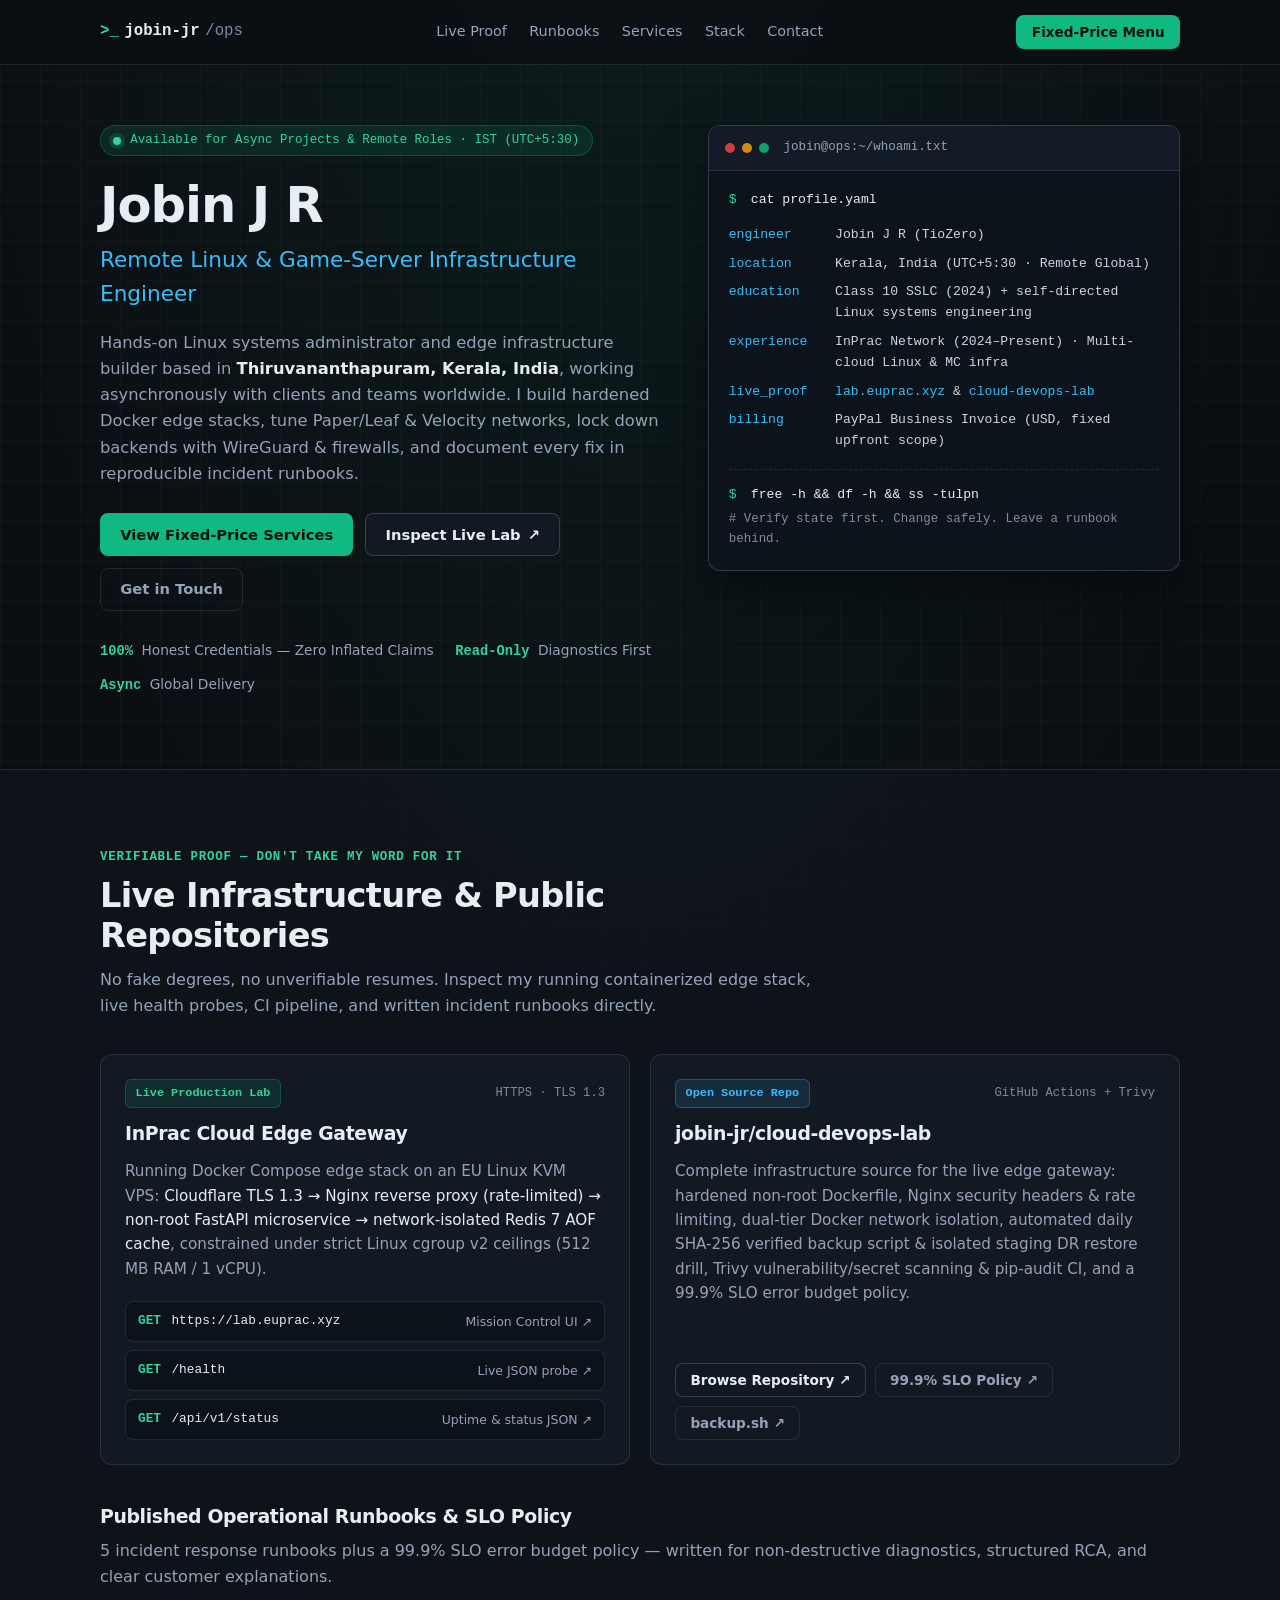
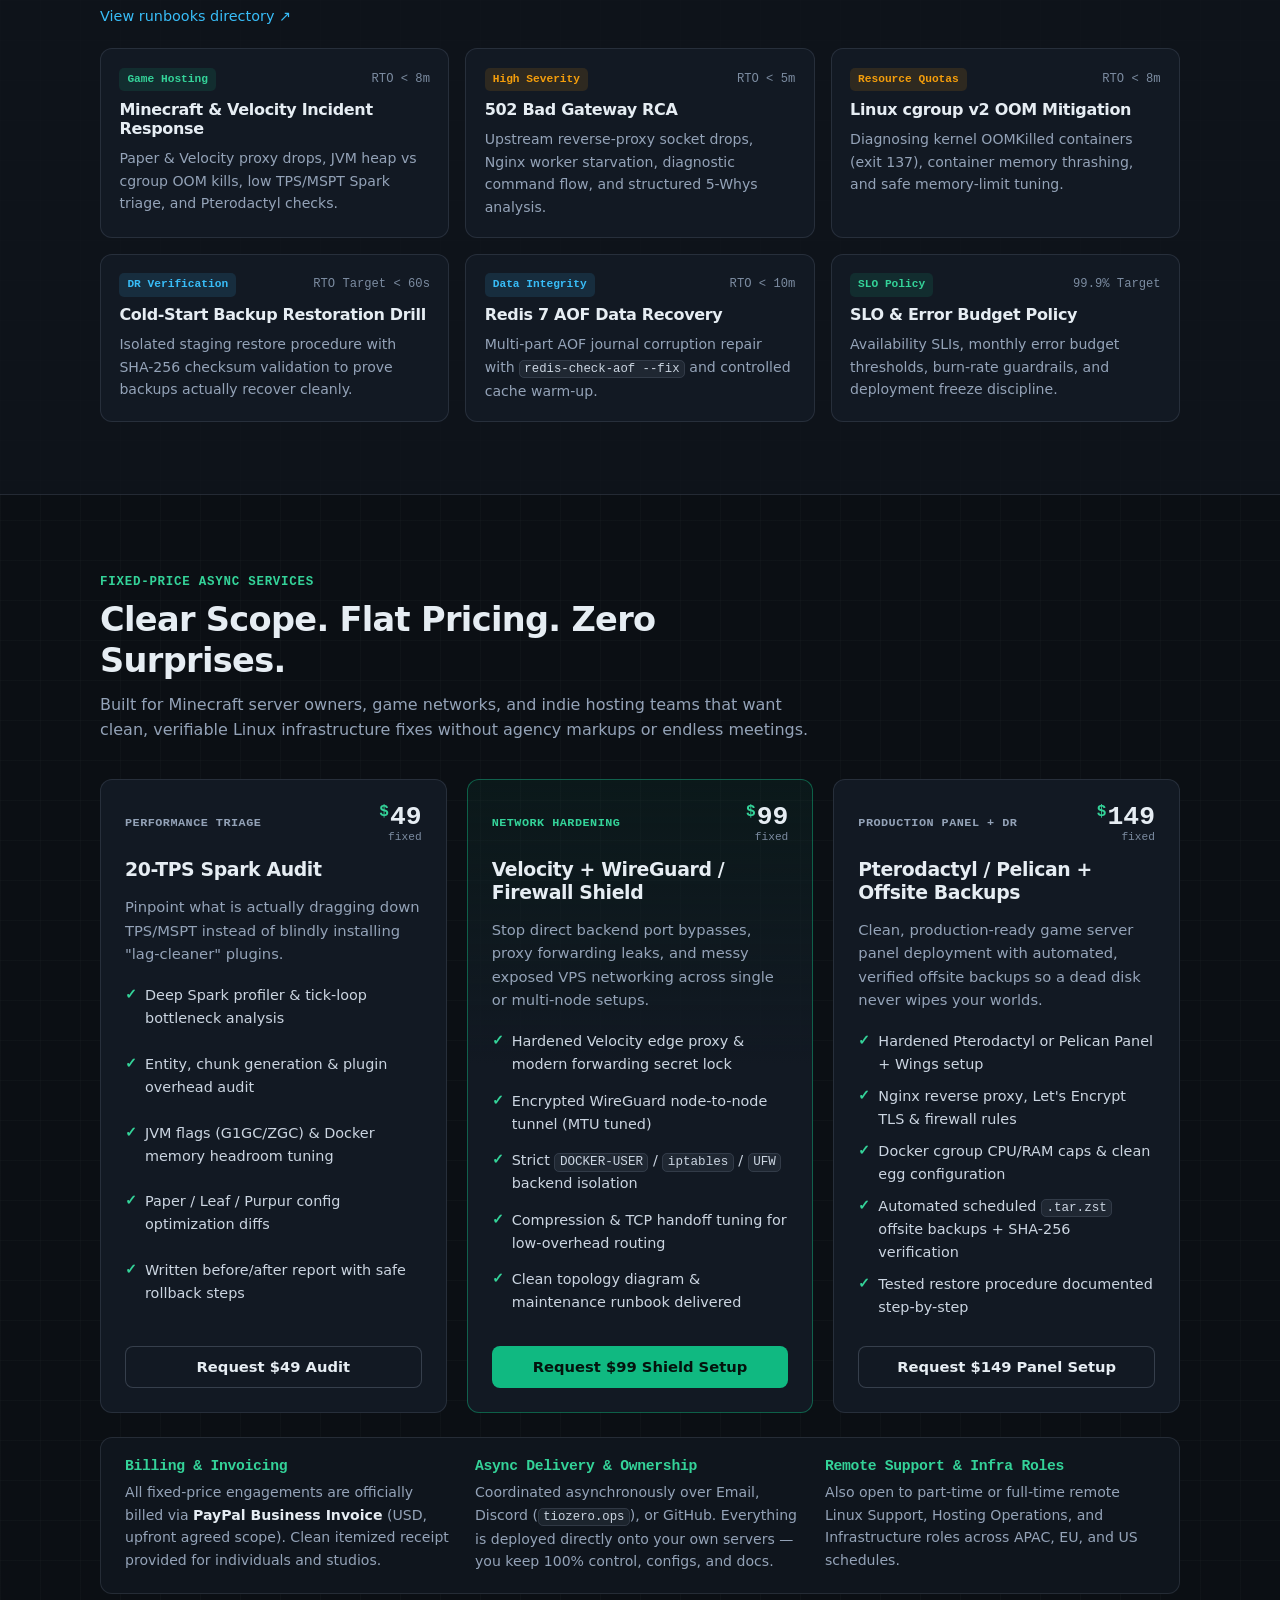
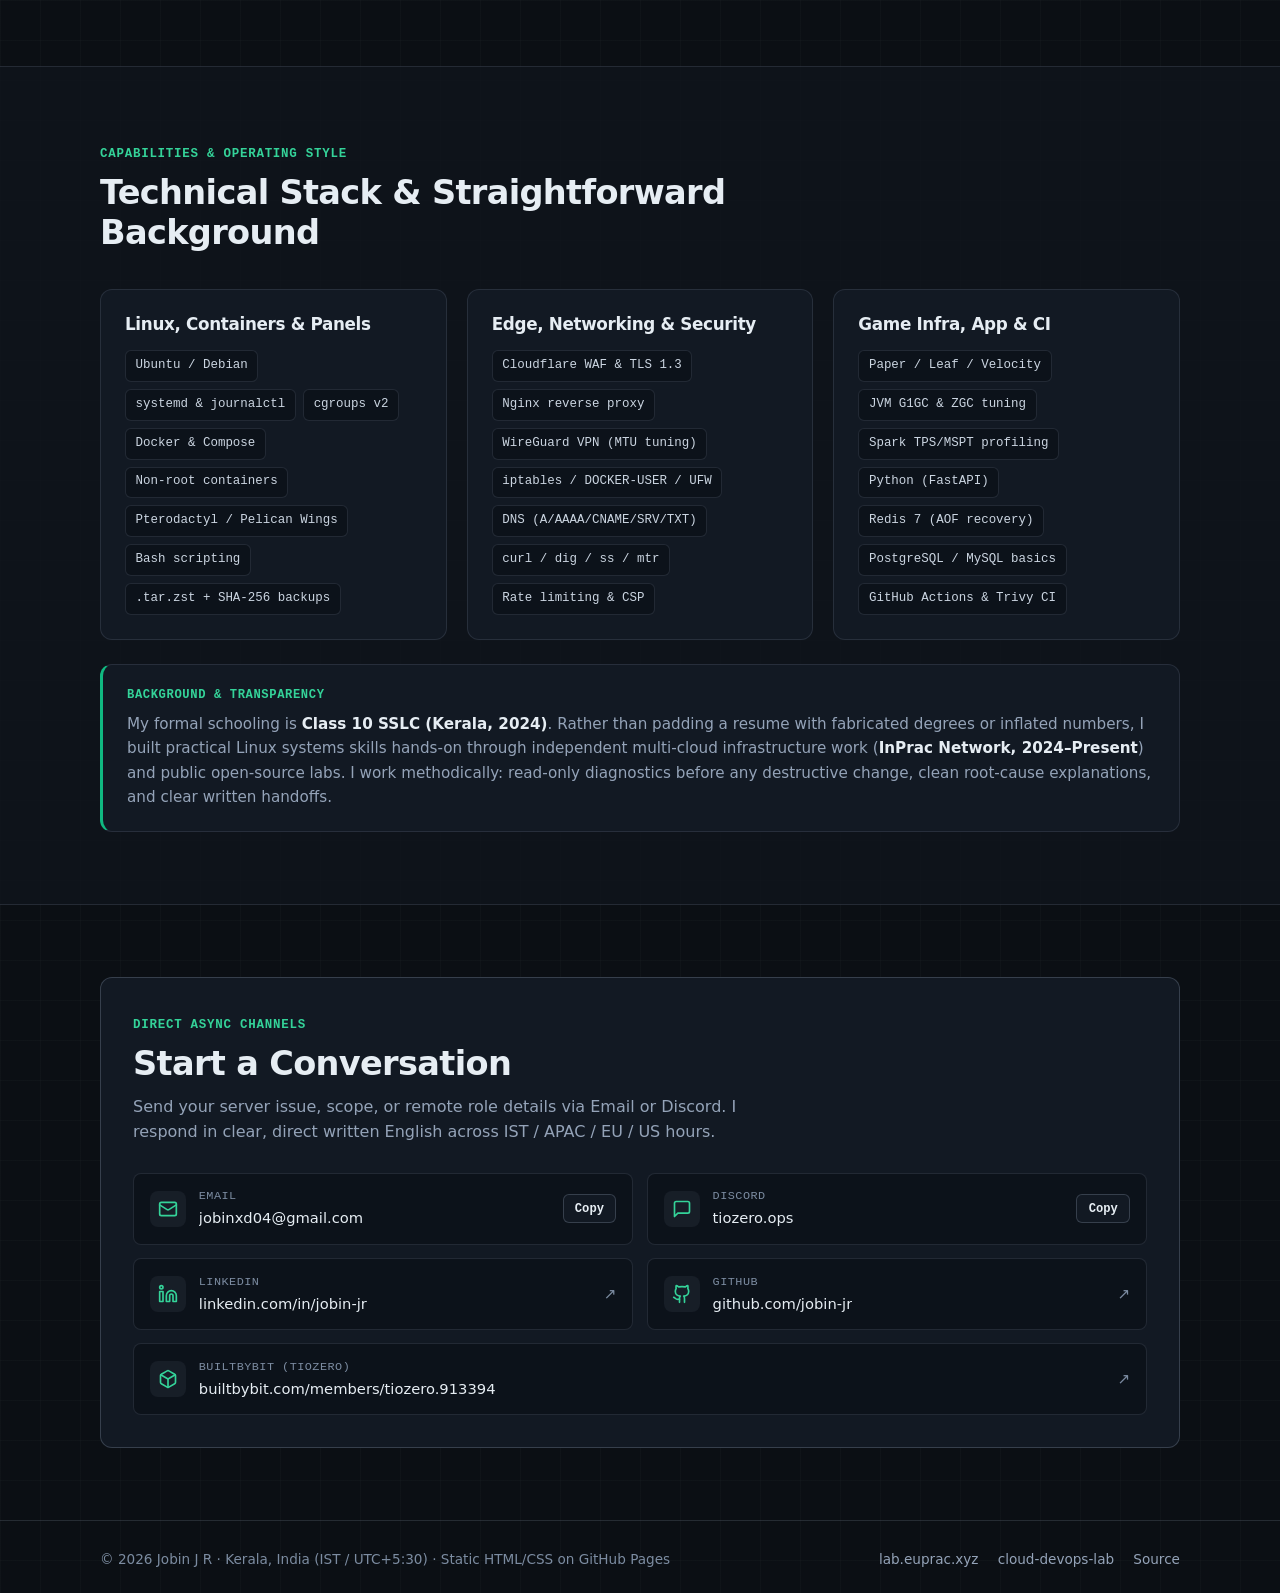
<file: index.html>
<!DOCTYPE html>
<html lang="en">
<head>
  <meta charset="UTF-8">
  <meta name="viewport" content="width=device-width, initial-scale=1.0">
  <title>Jobin J R — Remote Linux &amp; Game-Server Infrastructure Engineer</title>
  <meta name="description" content="Jobin J R — Remote Linux &amp; Game-Server Infrastructure Engineer in Kerala, India (Async Global). Dockerized edge stacks, WireGuard/Velocity shields, 20-TPS Spark audits, and Pterodactyl/Pelican operations.">
  <meta name="author" content="Jobin J R">
  <meta name="referrer" content="strict-origin-when-cross-origin">
  <meta http-equiv="Content-Security-Policy" content="default-src 'self'; script-src 'self'; style-src 'self' https://fonts.googleapis.com; font-src 'self' https://fonts.gstatic.com; img-src 'self' data:; object-src 'none'; base-uri 'self'; form-action 'self'">
  <meta name="theme-color" content="#0b0f14">
  <link rel="canonical" href="https://jobin-jr.github.io/">

  <!-- Open Graph / Social -->
  <meta property="og:type" content="website">
  <meta property="og:url" content="https://jobin-jr.github.io/">
  <meta property="og:title" content="Jobin J R — Remote Linux &amp; Game-Server Infrastructure Engineer">
  <meta property="og:description" content="100% honest SRE &amp; Linux infrastructure portfolio. Live edge lab, public incident runbooks, and fixed-price async game-server &amp; Linux engineering services.">
  <meta property="og:image" content="https://jobin-jr.github.io/og-card.png">
  <meta property="og:image:width" content="1200">
  <meta property="og:image:height" content="630">
  <meta property="og:image:alt" content="Jobin J R — Remote Linux &amp; Game-Server Infrastructure Engineer portfolio card">
  <meta name="twitter:card" content="summary_large_image">
  <meta name="twitter:title" content="Jobin J R — Remote Linux &amp; Game-Server Infrastructure Engineer">
  <meta name="twitter:description" content="Live edge lab (lab.euprac.xyz), public SRE incident runbooks, and fixed-price async Linux &amp; Minecraft infrastructure services.">
  <meta name="twitter:image" content="https://jobin-jr.github.io/og-card.png">

  <!-- Inline SVG Favicon (zero external 404s) -->
  <link rel="icon" type="image/svg+xml" href="data:image/svg+xml,%3Csvg xmlns='http://www.w3.org/2000/svg' viewBox='0 0 64 64'%3E%3Crect width='64' height='64' rx='14' fill='%230b0f14' stroke='%2310b981' stroke-width='3'/%3E%3Ctext x='13' y='43' fill='%2334d399' font-family='monospace' font-size='28' font-weight='700'%3E%3E_%3C/text%3E%3C/svg%3E">

  <!-- Fonts with graceful system fallbacks -->
  <link rel="preconnect" href="https://fonts.googleapis.com">
  <link rel="preconnect" href="https://fonts.gstatic.com" crossorigin>
  <link href="https://fonts.googleapis.com/css2?family=Inter:wght@400;500;600;700&amp;family=JetBrains+Mono:wght@400;500;600;700&amp;display=swap" rel="stylesheet">

  <link rel="stylesheet" href="styles.css">
</head>
<body>
  <a class="skip-link" href="#main">Skip to main content</a>

  <header class="site-header">
    <div class="container header-inner">
      <a class="brand" href="#top" aria-label="Jobin J R Home">
        <span class="brand-prompt" aria-hidden="true">&gt;_</span>
        <span class="brand-name">jobin-jr</span>
        <span class="brand-tag">/ops</span>
      </a>

      <nav class="nav" aria-label="Primary navigation">
        <a href="#proof">Live Proof</a>
        <a href="#runbooks">Runbooks</a>
        <a href="#services">Services</a>
        <a href="#stack">Stack</a>
        <a href="#contact">Contact</a>
      </nav>

      <a class="btn btn-sm btn-primary header-cta" href="#services">Fixed-Price Menu</a>
    </div>
  </header>

  <main id="main">
    <!-- Hero Section -->
    <section id="top" class="hero section">
      <div class="container hero-grid">
        <div class="hero-copy">
          <div class="status-pill">
            <span class="status-dot" aria-hidden="true"></span>
            <span>Available for Async Projects &amp; Remote Roles · IST (UTC+5:30)</span>
          </div>

          <h1>Jobin J R</h1>
          <p class="hero-role">Remote Linux &amp; Game-Server Infrastructure Engineer</p>

          <p class="hero-bio">
            Hands-on Linux systems administrator and edge infrastructure builder based in
            <strong>Thiruvananthapuram, Kerala, India</strong>, working asynchronously with clients
            and teams worldwide. I build hardened Docker edge stacks, tune Paper/Leaf &amp; Velocity
            networks, lock down backends with WireGuard &amp; firewalls, and document every fix in
            reproducible incident runbooks.
          </p>

          <div class="hero-actions">
            <a class="btn btn-primary" href="#services">View Fixed-Price Services</a>
            <a class="btn btn-secondary" href="https://lab.euprac.xyz" target="_blank" rel="noopener noreferrer">
              Inspect Live Lab
              <span aria-hidden="true">↗</span>
            </a>
            <a class="btn btn-ghost" href="#contact">Get in Touch</a>
          </div>

          <ul class="hero-facts" aria-label="Key facts">
            <li><span class="mono-accent">100%</span> Honest Credentials — Zero Inflated Claims</li>
            <li><span class="mono-accent">Read-Only</span> Diagnostics First</li>
            <li><span class="mono-accent">Async</span> Global Delivery</li>
          </ul>
        </div>

        <aside class="terminal-card" aria-label="Engineer profile summary">
          <div class="terminal-bar">
            <span class="dot dot-red" aria-hidden="true"></span>
            <span class="dot dot-amber" aria-hidden="true"></span>
            <span class="dot dot-green" aria-hidden="true"></span>
            <span class="terminal-title">jobin@ops:~/whoami.txt</span>
          </div>
          <div class="terminal-body">
            <p class="cmd"><span class="prompt">$</span> cat profile.yaml</p>
            <dl class="kv-list">
              <div>
                <dt>engineer</dt>
                <dd>Jobin J R (TioZero)</dd>
              </div>
              <div>
                <dt>location</dt>
                <dd>Kerala, India (UTC+5:30 · Remote Global)</dd>
              </div>
              <div>
                <dt>education</dt>
                <dd>Class 10 SSLC (2024) + self-directed Linux systems engineering</dd>
              </div>
              <div>
                <dt>experience</dt>
                <dd>InPrac Network (2024–Present) · Multi-cloud Linux &amp; MC infra</dd>
              </div>
              <div>
                <dt>live_proof</dt>
                <dd><a href="https://lab.euprac.xyz" target="_blank" rel="noopener noreferrer">lab.euprac.xyz</a> &amp; <a href="https://github.com/jobin-jr/cloud-devops-lab" target="_blank" rel="noopener noreferrer">cloud-devops-lab</a></dd>
              </div>
              <div>
                <dt>billing</dt>
                <dd>PayPal Business Invoice (USD, fixed upfront scope)</dd>
              </div>
            </dl>
            <p class="cmd cmd-footer"><span class="prompt">$</span> free -h &amp;&amp; df -h &amp;&amp; ss -tulpn</p>
            <p class="terminal-note"># Verify state first. Change safely. Leave a runbook behind.</p>
          </div>
        </aside>
      </div>
    </section>

    <!-- Live Proof Section -->
    <section id="proof" class="section section-alt">
      <div class="container">
        <div class="section-head">
          <span class="eyebrow">Verifiable Proof — Don't Take My Word For It</span>
          <h2>Live Infrastructure &amp; Public Repositories</h2>
          <p class="section-sub">
            No fake degrees, no unverifiable resumes. Inspect my running containerized edge stack,
            live health probes, CI pipeline, and written incident runbooks directly.
          </p>
        </div>

        <div class="proof-grid">
          <article class="card proof-card">
            <div class="card-top">
              <span class="badge badge-live">Live Production Lab</span>
              <span class="mono-muted">HTTPS · TLS 1.3</span>
            </div>
            <h3>InPrac Cloud Edge Gateway</h3>
            <p>
              Running Docker Compose edge stack on an EU Linux KVM VPS:
              <strong>Cloudflare TLS 1.3 → Nginx reverse proxy (rate-limited) → non-root FastAPI
              microservice → network-isolated Redis 7 AOF cache</strong>, constrained under strict
              Linux cgroup v2 ceilings (512 MB RAM / 1 vCPU).
            </p>
            <div class="endpoint-list" aria-label="Live endpoints">
              <a class="endpoint" href="https://lab.euprac.xyz" target="_blank" rel="noopener noreferrer">
                <span class="method">GET</span>
                <span class="path">https://lab.euprac.xyz</span>
                <span class="desc">Mission Control UI ↗</span>
              </a>
              <a class="endpoint" href="https://lab.euprac.xyz/health" target="_blank" rel="noopener noreferrer">
                <span class="method">GET</span>
                <span class="path">/health</span>
                <span class="desc">Live JSON probe ↗</span>
              </a>
              <a class="endpoint" href="https://lab.euprac.xyz/api/v1/status" target="_blank" rel="noopener noreferrer">
                <span class="method">GET</span>
                <span class="path">/api/v1/status</span>
                <span class="desc">Uptime &amp; status JSON ↗</span>
              </a>
            </div>
          </article>

          <article class="card proof-card">
            <div class="card-top">
              <span class="badge badge-code">Open Source Repo</span>
              <span class="mono-muted">GitHub Actions + Trivy</span>
            </div>
            <h3>jobin-jr/cloud-devops-lab</h3>
            <p>
              Complete infrastructure source for the live edge gateway: hardened non-root Dockerfile,
              Nginx security headers &amp; rate limiting, dual-tier Docker network isolation, automated
              daily SHA-256 verified backup script &amp; isolated staging DR restore drill,
              Trivy vulnerability/secret scanning &amp; pip-audit CI, and a 99.9% SLO error budget policy.
            </p>
            <div class="card-links">
              <a class="btn btn-secondary btn-sm" href="https://github.com/jobin-jr/cloud-devops-lab" target="_blank" rel="noopener noreferrer">
                Browse Repository ↗
              </a>
              <a class="btn btn-ghost btn-sm" href="https://github.com/jobin-jr/cloud-devops-lab/blob/main/docs/slo-and-error-budget.md" target="_blank" rel="noopener noreferrer">
                99.9% SLO Policy ↗
              </a>
              <a class="btn btn-ghost btn-sm" href="https://github.com/jobin-jr/cloud-devops-lab/blob/main/scripts/backup.sh" target="_blank" rel="noopener noreferrer">
                backup.sh ↗
              </a>
            </div>
          </article>
        </div>

        <!-- Incident Runbooks -->
        <div id="runbooks" class="runbooks-wrap">
          <div class="runbooks-header">
            <div>
              <h3>Published Operational Runbooks &amp; SLO Policy</h3>
              <p class="muted">
                5 incident response runbooks plus a 99.9% SLO error budget policy — written for
                non-destructive diagnostics, structured RCA, and clear customer explanations.
              </p>
            </div>
            <a class="text-link" href="https://github.com/jobin-jr/cloud-devops-lab/tree/main/docs/runbooks" target="_blank" rel="noopener noreferrer">
              View runbooks directory ↗
            </a>
          </div>

          <div class="runbook-grid">
            <a class="runbook-item" href="https://github.com/jobin-jr/cloud-devops-lab/blob/main/docs/runbooks/minecraft-server-incident-response.md" target="_blank" rel="noopener noreferrer">
              <div class="runbook-meta">
                <span class="tag tag-emerald">Game Hosting</span>
                <span class="mono-muted">RTO &lt; 8m</span>
              </div>
              <h4>Minecraft &amp; Velocity Incident Response</h4>
              <p>Paper &amp; Velocity proxy drops, JVM heap vs cgroup OOM kills, low TPS/MSPT Spark triage, and Pterodactyl checks.</p>
            </a>

            <a class="runbook-item" href="https://github.com/jobin-jr/cloud-devops-lab/blob/main/docs/runbooks/502-bad-gateway-rca.md" target="_blank" rel="noopener noreferrer">
              <div class="runbook-meta">
                <span class="tag tag-amber">High Severity</span>
                <span class="mono-muted">RTO &lt; 5m</span>
              </div>
              <h4>502 Bad Gateway RCA</h4>
              <p>Upstream reverse-proxy socket drops, Nginx worker starvation, diagnostic command flow, and structured 5-Whys analysis.</p>
            </a>

            <a class="runbook-item" href="https://github.com/jobin-jr/cloud-devops-lab/blob/main/docs/runbooks/cgroup-oom-mitigation.md" target="_blank" rel="noopener noreferrer">
              <div class="runbook-meta">
                <span class="tag tag-amber">Resource Quotas</span>
                <span class="mono-muted">RTO &lt; 8m</span>
              </div>
              <h4>Linux cgroup v2 OOM Mitigation</h4>
              <p>Diagnosing kernel OOMKilled containers (exit 137), container memory thrashing, and safe memory-limit tuning.</p>
            </a>

            <a class="runbook-item" href="https://github.com/jobin-jr/cloud-devops-lab/blob/main/docs/runbooks/backup-restoration-drill.md" target="_blank" rel="noopener noreferrer">
              <div class="runbook-meta">
                <span class="tag tag-sky">DR Verification</span>
                <span class="mono-muted">RTO Target &lt; 60s</span>
              </div>
              <h4>Cold-Start Backup Restoration Drill</h4>
              <p>Isolated staging restore procedure with SHA-256 checksum validation to prove backups actually recover cleanly.</p>
            </a>

            <a class="runbook-item" href="https://github.com/jobin-jr/cloud-devops-lab/blob/main/docs/runbooks/redis-data-recovery.md" target="_blank" rel="noopener noreferrer">
              <div class="runbook-meta">
                <span class="tag tag-sky">Data Integrity</span>
                <span class="mono-muted">RTO &lt; 10m</span>
              </div>
              <h4>Redis 7 AOF Data Recovery</h4>
              <p>Multi-part AOF journal corruption repair with <code>redis-check-aof --fix</code> and controlled cache warm-up.</p>
            </a>

            <a class="runbook-item" href="https://github.com/jobin-jr/cloud-devops-lab/blob/main/docs/slo-and-error-budget.md" target="_blank" rel="noopener noreferrer">
              <div class="runbook-meta">
                <span class="tag tag-emerald">SLO Policy</span>
                <span class="mono-muted">99.9% Target</span>
              </div>
              <h4>SLO &amp; Error Budget Policy</h4>
              <p>Availability SLIs, monthly error budget thresholds, burn-rate guardrails, and deployment freeze discipline.</p>
            </a>
          </div>
        </div>
      </div>
    </section>

    <!-- Fixed-Price Services Section -->
    <section id="services" class="section">
      <div class="container">
        <div class="section-head">
          <span class="eyebrow">Fixed-Price Async Services</span>
          <h2>Clear Scope. Flat Pricing. Zero Surprises.</h2>
          <p class="section-sub">
            Built for Minecraft server owners, game networks, and indie hosting teams that want
            clean, verifiable Linux infrastructure fixes without agency markups or endless meetings.
          </p>
        </div>

        <div class="services-grid">
          <article class="card service-card">
            <div class="service-header">
              <span class="service-tier">Performance Triage</span>
              <div class="price">
                <span class="currency">$</span>49
                <span class="price-unit">fixed</span>
              </div>
            </div>
            <h3>20-TPS Spark Audit</h3>
            <p class="service-desc">
              Pinpoint what is actually dragging down TPS/MSPT instead of blindly installing
              "lag-cleaner" plugins.
            </p>
            <ul class="checklist">
              <li>Deep Spark profiler &amp; tick-loop bottleneck analysis</li>
              <li>Entity, chunk generation &amp; plugin overhead audit</li>
              <li>JVM flags (G1GC/ZGC) &amp; Docker memory headroom tuning</li>
              <li>Paper / Leaf / Purpur config optimization diffs</li>
              <li>Written before/after report with safe rollback steps</li>
            </ul>
            <a class="btn btn-secondary btn-block" href="mailto:jobinxd04@gmail.com?subject=Service%20Inquiry%3A%20%2449%2020-TPS%20Spark%20Audit&amp;body=Hi%20Jobin%2C%0A%0AI%27d%20like%20to%20book%20the%20%2449%2020-TPS%20Spark%20Audit.%0A%0AServer%20software%20%26%20version%3A%20%0ASpark%20link%20(if%20available)%3A%20%0AMain%20issue%3A%20">
              Request $49 Audit
            </a>
          </article>

          <article class="card service-card service-featured">
            <div class="service-header">
              <span class="service-tier badge-featured">Network Hardening</span>
              <div class="price">
                <span class="currency">$</span>99
                <span class="price-unit">fixed</span>
              </div>
            </div>
            <h3>Velocity + WireGuard / Firewall Shield</h3>
            <p class="service-desc">
              Stop direct backend port bypasses, proxy forwarding leaks, and messy exposed VPS
              networking across single or multi-node setups.
            </p>
            <ul class="checklist">
              <li>Hardened Velocity edge proxy &amp; modern forwarding secret lock</li>
              <li>Encrypted WireGuard node-to-node tunnel (MTU tuned)</li>
              <li>Strict <code>DOCKER-USER</code> / <code>iptables</code> / <code>UFW</code> backend isolation</li>
              <li>Compression &amp; TCP handoff tuning for low-overhead routing</li>
              <li>Clean topology diagram &amp; maintenance runbook delivered</li>
            </ul>
            <a class="btn btn-primary btn-block" href="mailto:jobinxd04@gmail.com?subject=Service%20Inquiry%3A%20%2499%20Velocity%20%2B%20WireGuard%2FFirewall%20Shield&amp;body=Hi%20Jobin%2C%0A%0AI%27d%20like%20to%20book%20the%20%2499%20Velocity%20%2B%20WireGuard%2FFirewall%20Shield.%0A%0ANumber%20of%20nodes%20%26%20OS%3A%20%0AProxy%20%26%20backend%20setup%3A%20%0AGoal%3A%20">
              Request $99 Shield Setup
            </a>
          </article>

          <article class="card service-card">
            <div class="service-header">
              <span class="service-tier">Production Panel + DR</span>
              <div class="price">
                <span class="currency">$</span>149
                <span class="price-unit">fixed</span>
              </div>
            </div>
            <h3>Pterodactyl / Pelican + Offsite Backups</h3>
            <p class="service-desc">
              Clean, production-ready game server panel deployment with automated, verified offsite
              backups so a dead disk never wipes your worlds.
            </p>
            <ul class="checklist">
              <li>Hardened Pterodactyl or Pelican Panel + Wings setup</li>
              <li>Nginx reverse proxy, Let's Encrypt TLS &amp; firewall rules</li>
              <li>Docker cgroup CPU/RAM caps &amp; clean egg configuration</li>
              <li>Automated scheduled <code>.tar.zst</code> offsite backups + SHA-256 verification</li>
              <li>Tested restore procedure documented step-by-step</li>
            </ul>
            <a class="btn btn-secondary btn-block" href="mailto:jobinxd04@gmail.com?subject=Service%20Inquiry%3A%20%24149%20Pterodactyl%2FPelican%20%2B%20Offsite%20Backups&amp;body=Hi%20Jobin%2C%0A%0AI%27d%20like%20to%20book%20the%20%24149%20Pterodactyl%2FPelican%20%2B%20Offsite%20Backups%20package.%0A%0APanel%20choice%20(Pterodactyl%20or%20Pelican)%3A%20%0AVPS%20OS%20%26%20specs%3A%20%0ABackup%20destination%20(S3%2FR2%2Fremote%20SSH)%3A%20">
              Request $149 Panel Setup
            </a>
          </article>
        </div>

        <div class="billing-strip">
          <div class="billing-item">
            <h4>Billing &amp; Invoicing</h4>
            <p>
              All fixed-price engagements are officially billed via <strong>PayPal Business Invoice</strong>
              (USD, upfront agreed scope). Clean itemized receipt provided for individuals and studios.
            </p>
          </div>
          <div class="billing-item">
            <h4>Async Delivery &amp; Ownership</h4>
            <p>
              Coordinated asynchronously over Email, Discord (<code>tiozero.ops</code>), or GitHub.
              Everything is deployed directly onto your own servers — you keep 100% control, configs, and docs.
            </p>
          </div>
          <div class="billing-item">
            <h4>Remote Support &amp; Infra Roles</h4>
            <p>
              Also open to part-time or full-time remote Linux Support, Hosting Operations, and
              Infrastructure roles across APAC, EU, and US schedules.
            </p>
          </div>
        </div>
      </div>
    </section>

    <!-- Stack & Honest Background Section -->
    <section id="stack" class="section section-alt">
      <div class="container">
        <div class="section-head">
          <span class="eyebrow">Capabilities &amp; Operating Style</span>
          <h2>Technical Stack &amp; Straightforward Background</h2>
        </div>

        <div class="stack-grid">
          <div class="card stack-card">
            <h3>Linux, Containers &amp; Panels</h3>
            <ul class="pill-list">
              <li>Ubuntu / Debian</li>
              <li>systemd &amp; journalctl</li>
              <li>cgroups v2</li>
              <li>Docker &amp; Compose</li>
              <li>Non-root containers</li>
              <li>Pterodactyl / Pelican Wings</li>
              <li>Bash scripting</li>
              <li>.tar.zst + SHA-256 backups</li>
            </ul>
          </div>

          <div class="card stack-card">
            <h3>Edge, Networking &amp; Security</h3>
            <ul class="pill-list">
              <li>Cloudflare WAF &amp; TLS 1.3</li>
              <li>Nginx reverse proxy</li>
              <li>WireGuard VPN (MTU tuning)</li>
              <li>iptables / DOCKER-USER / UFW</li>
              <li>DNS (A/AAAA/CNAME/SRV/TXT)</li>
              <li>curl / dig / ss / mtr</li>
              <li>Rate limiting &amp; CSP</li>
            </ul>
          </div>

          <div class="card stack-card">
            <h3>Game Infra, App &amp; CI</h3>
            <ul class="pill-list">
              <li>Paper / Leaf / Velocity</li>
              <li>JVM G1GC &amp; ZGC tuning</li>
              <li>Spark TPS/MSPT profiling</li>
              <li>Python (FastAPI)</li>
              <li>Redis 7 (AOF recovery)</li>
              <li>PostgreSQL / MySQL basics</li>
              <li>GitHub Actions &amp; Trivy CI</li>
            </ul>
          </div>
        </div>

        <div class="honesty-box">
          <div class="honesty-label">Background &amp; Transparency</div>
          <p>
            My formal schooling is <strong>Class 10 SSLC (Kerala, 2024)</strong>. Rather than
            padding a resume with fabricated degrees or inflated numbers, I built practical Linux
            systems skills hands-on through independent multi-cloud infrastructure work
            (<strong>InPrac Network, 2024–Present</strong>) and public open-source labs. I work
            methodically: read-only diagnostics before any destructive change, clean root-cause
            explanations, and clear written handoffs.
          </p>
        </div>
      </div>
    </section>

    <!-- Contact Section -->
    <section id="contact" class="section">
      <div class="container">
        <div class="contact-card">
          <div class="contact-intro">
            <span class="eyebrow">Direct Async Channels</span>
            <h2>Start a Conversation</h2>
            <p>
              Send your server issue, scope, or remote role details via Email or Discord.
              I respond in clear, direct written English across IST / APAC / EU / US hours.
            </p>
          </div>

          <div class="contact-grid">
            <div class="contact-item">
              <a class="contact-link" href="mailto:jobinxd04@gmail.com">
                <span class="contact-icon" aria-hidden="true">
                  <svg viewBox="0 0 24 24" width="20" height="20" fill="none" stroke="currentColor" stroke-width="2" stroke-linecap="round" stroke-linejoin="round"><rect x="2" y="4" width="20" height="16" rx="2"/><path d="m22 7-8.97 5.7a1.94 1.94 0 0 1-2.06 0L2 7"/></svg>
                </span>
                <span class="contact-text">
                  <span class="contact-label">Email</span>
                  <span class="contact-value">jobinxd04@gmail.com</span>
                </span>
              </a>
              <button class="copy-btn" type="button" data-copy="jobinxd04@gmail.com" aria-label="Copy email address">Copy</button>
            </div>

            <div class="contact-item">
              <div class="contact-link contact-static">
                <span class="contact-icon" aria-hidden="true">
                  <svg viewBox="0 0 24 24" width="20" height="20" fill="none" stroke="currentColor" stroke-width="2" stroke-linecap="round" stroke-linejoin="round"><path d="M21 15a2 2 0 0 1-2 2H7l-4 4V5a2 2 0 0 1 2-2h14a2 2 0 0 1 2 2z"/></svg>
                </span>
                <span class="contact-text">
                  <span class="contact-label">Discord</span>
                  <span class="contact-value">tiozero.ops</span>
                </span>
              </div>
              <button class="copy-btn" type="button" data-copy="tiozero.ops" aria-label="Copy Discord username">Copy</button>
            </div>

            <a class="contact-item contact-full" href="https://www.linkedin.com/in/jobin-jr" target="_blank" rel="noopener noreferrer">
              <span class="contact-link">
                <span class="contact-icon" aria-hidden="true">
                  <svg viewBox="0 0 24 24" width="20" height="20" fill="none" stroke="currentColor" stroke-width="2" stroke-linecap="round" stroke-linejoin="round"><path d="M16 8a6 6 0 0 1 6 6v7h-4v-7a2 2 0 0 0-2-2 2 2 0 0 0-2 2v7h-4v-7a6 6 0 0 1 6-6z"/><rect x="2" y="9" width="4" height="12"/><circle cx="4" cy="4" r="2"/></svg>
                </span>
                <span class="contact-text">
                  <span class="contact-label">LinkedIn</span>
                  <span class="contact-value">linkedin.com/in/jobin-jr</span>
                </span>
              </span>
              <span class="ext-arrow" aria-hidden="true">↗</span>
            </a>

            <a class="contact-item contact-full" href="https://github.com/jobin-jr" target="_blank" rel="noopener noreferrer">
              <span class="contact-link">
                <span class="contact-icon" aria-hidden="true">
                  <svg viewBox="0 0 24 24" width="20" height="20" fill="none" stroke="currentColor" stroke-width="2" stroke-linecap="round" stroke-linejoin="round"><path d="M15 22v-4a4.8 4.8 0 0 0-1-3.5c3 0 6-2 6-5.5.08-1.25-.27-2.48-1-3.5.28-1.15.28-2.35 0-3.5 0 0-1 0-3 1.5-2.64-.5-5.36-.5-8 0C6 2 5 2 5 2c-.3 1.15-.3 2.35 0 3.5A5.403 5.403 0 0 0 4 9c0 3.5 3 5.5 6 5.5-.39.49-.68 1.05-.85 1.65-.17.6-.22 1.23-.15 1.85v4"/><path d="M9 18c-4.51 2-5-2-7-2"/></svg>
                </span>
                <span class="contact-text">
                  <span class="contact-label">GitHub</span>
                  <span class="contact-value">github.com/jobin-jr</span>
                </span>
              </span>
              <span class="ext-arrow" aria-hidden="true">↗</span>
            </a>

            <a class="contact-item contact-full" href="https://builtbybit.com/members/tiozero.913394/" target="_blank" rel="noopener noreferrer">
              <span class="contact-link">
                <span class="contact-icon" aria-hidden="true">
                  <svg viewBox="0 0 24 24" width="20" height="20" fill="none" stroke="currentColor" stroke-width="2" stroke-linecap="round" stroke-linejoin="round"><path d="M21 16V8a2 2 0 0 0-1-1.73l-7-4a2 2 0 0 0-2 0l-7 4A2 2 0 0 0 3 8v8a2 2 0 0 0 1 1.73l7 4a2 2 0 0 0 2 0l7-4A2 2 0 0 0 21 16z"/><polyline points="3.27 6.96 12 12.01 20.73 6.96"/><line x1="12" y1="22.08" x2="12" y2="12"/></svg>
                </span>
                <span class="contact-text">
                  <span class="contact-label">BuiltByBit (TioZero)</span>
                  <span class="contact-value">builtbybit.com/members/tiozero.913394</span>
                </span>
              </span>
              <span class="ext-arrow" aria-hidden="true">↗</span>
            </a>
          </div>
          <p class="sr-only" id="copy-status" role="status" aria-live="polite"></p>
        </div>
      </div>
    </section>
  </main>

  <footer class="site-footer">
    <div class="container footer-inner">
      <p>
        &copy; 2026 Jobin J R · Kerala, India (IST / UTC+5:30) · Static HTML/CSS on GitHub Pages
      </p>
      <div class="footer-links">
        <a href="https://lab.euprac.xyz" target="_blank" rel="noopener noreferrer">lab.euprac.xyz</a>
        <a href="https://github.com/jobin-jr/cloud-devops-lab" target="_blank" rel="noopener noreferrer">cloud-devops-lab</a>
        <a href="https://github.com/jobin-jr/jobin-jr.github.io" target="_blank" rel="noopener noreferrer">Source</a>
      </div>
    </div>
  </footer>

  <script src="script.js" defer></script>
</body>
</html>
</file>
<file: styles.css>
:root {
  --bg: #0b0f14;
  --bg-alt: #0f151d;
  --surface: #121923;
  --surface-hover: #17212e;
  --border: rgba(148, 163, 184, 0.16);
  --border-strong: rgba(148, 163, 184, 0.28);
  --text: #e6edf3;
  --text-muted: #94a3b8;
  --text-dim: #7c8ca1;
  --emerald: #10b981;
  --emerald-bright: #34d399;
  --emerald-soft: rgba(16, 185, 129, 0.12);
  --sky: #38bdf8;
  --sky-soft: rgba(56, 189, 248, 0.12);
  --amber: #f59e0b;
  --amber-soft: rgba(245, 158, 11, 0.12);
  --radius: 12px;
  --radius-sm: 8px;
  --font-sans: 'Inter', ui-sans-serif, system-ui, -apple-system, BlinkMacSystemFont, 'Segoe UI', Roboto, sans-serif;
  --font-mono: 'JetBrains Mono', ui-monospace, SFMono-Regular, Menlo, Monaco, Consolas, monospace;
  --container: 1120px;
}

*,
*::before,
*::after {
  box-sizing: border-box;
}

html {
  scroll-behavior: smooth;
  color-scheme: dark;
}

body {
  margin: 0;
  font-family: var(--font-sans);
  font-size: 16px;
  line-height: 1.6;
  color: var(--text);
  background-color: var(--bg);
  background-image:
    radial-gradient(ellipse 80% 50% at 50% -10%, rgba(16, 185, 129, 0.09), transparent 70%),
    linear-gradient(rgba(148, 163, 184, 0.03) 1px, transparent 1px),
    linear-gradient(90deg, rgba(148, 163, 184, 0.03) 1px, transparent 1px);
  background-size: 100% 100%, 40px 40px, 40px 40px;
  -webkit-font-smoothing: antialiased;
}

a {
  color: var(--sky);
  text-decoration: none;
  transition: color 0.15s ease, border-color 0.15s ease, background-color 0.15s ease, transform 0.15s ease;
}

a:hover {
  color: #7dd3fc;
}

a:focus-visible,
button:focus-visible {
  outline: 2px solid var(--emerald-bright);
  outline-offset: 2px;
}

code {
  font-family: var(--font-mono);
  font-size: 0.875em;
  background: rgba(148, 163, 184, 0.1);
  border: 1px solid var(--border);
  border-radius: 5px;
  padding: 0.1em 0.35em;
  color: #cbd5e1;
}

.skip-link {
  position: absolute;
  left: -9999px;
  top: 0;
  background: var(--emerald);
  color: #04130d;
  font-weight: 600;
  padding: 0.65rem 1rem;
  z-index: 1000;
}

.skip-link:focus {
  left: 1rem;
  top: 1rem;
  border-radius: var(--radius-sm);
}

.sr-only {
  position: absolute;
  width: 1px;
  height: 1px;
  padding: 0;
  margin: -1px;
  overflow: hidden;
  clip: rect(0, 0, 0, 0);
  clip-path: inset(50%);
  white-space: nowrap;
  border: 0;
}

main[id],
section[id],
#runbooks {
  scroll-margin-top: 5rem;
}

.container {
  width: 100%;
  max-width: var(--container);
  margin: 0 auto;
  padding: 0 1.25rem;
}

/* Header */
.site-header {
  position: sticky;
  top: 0;
  z-index: 100;
  background: rgba(11, 15, 20, 0.84);
  backdrop-filter: blur(12px);
  border-bottom: 1px solid var(--border);
}

.header-inner {
  display: flex;
  align-items: center;
  justify-content: space-between;
  gap: 1rem;
  min-height: 64px;
}

.brand {
  display: inline-flex;
  align-items: center;
  gap: 0.35rem;
  font-family: var(--font-mono);
  font-weight: 600;
  font-size: 0.98rem;
  color: var(--text);
}

.brand:hover {
  color: var(--text);
}

.brand-prompt {
  color: var(--emerald-bright);
}

.brand-tag {
  color: var(--text-dim);
  font-weight: 400;
}

.nav {
  display: flex;
  align-items: center;
  gap: 1.4rem;
}

.nav a {
  color: var(--text-muted);
  font-size: 0.9rem;
  font-weight: 500;
}

.nav a:hover {
  color: var(--text);
}

/* Buttons */
.btn {
  display: inline-flex;
  align-items: center;
  justify-content: center;
  gap: 0.45rem;
  padding: 0.72rem 1.2rem;
  border-radius: var(--radius-sm);
  font-weight: 600;
  font-size: 0.92rem;
  line-height: 1.2;
  border: 1px solid transparent;
  cursor: pointer;
}

.btn-sm {
  padding: 0.5rem 0.9rem;
  font-size: 0.85rem;
}

.btn-block {
  width: 100%;
}

.btn-primary {
  background: var(--emerald);
  color: #04130d;
}

.btn-primary:hover {
  background: var(--emerald-bright);
  color: #04130d;
}

.btn-secondary {
  background: var(--surface);
  color: var(--text);
  border-color: var(--border-strong);
}

.btn-secondary:hover {
  background: var(--surface-hover);
  color: var(--text);
  border-color: rgba(148, 163, 184, 0.45);
}

.btn-ghost {
  background: transparent;
  color: var(--text-muted);
  border-color: var(--border);
}

.btn-ghost:hover {
  color: var(--text);
  background: rgba(148, 163, 184, 0.08);
}

/* Sections */
.section {
  padding: 4.5rem 0;
}

.section-alt {
  background: rgba(15, 21, 29, 0.75);
  border-top: 1px solid var(--border);
  border-bottom: 1px solid var(--border);
}

.section-head {
  max-width: 720px;
  margin-bottom: 2.25rem;
}

.eyebrow {
  display: inline-block;
  font-family: var(--font-mono);
  font-size: 0.78rem;
  font-weight: 600;
  letter-spacing: 0.06em;
  text-transform: uppercase;
  color: var(--emerald-bright);
  margin-bottom: 0.5rem;
}

h1, h2, h3, h4 {
  margin: 0;
  letter-spacing: -0.02em;
  line-height: 1.2;
}

h1 {
  font-size: clamp(2.15rem, 4.5vw, 3.1rem);
  font-weight: 700;
}

h2 {
  font-size: clamp(1.55rem, 3vw, 2.1rem);
  font-weight: 700;
}

h3 {
  font-size: 1.18rem;
  font-weight: 600;
}

h4 {
  font-size: 1rem;
  font-weight: 600;
}

.section-sub,
.muted {
  color: var(--text-muted);
  margin: 0.65rem 0 0;
}

/* Hero */
.hero {
  padding-top: 3.75rem;
  padding-bottom: 4.5rem;
}

.hero-grid {
  display: grid;
  grid-template-columns: minmax(0, 1.15fr) minmax(0, 0.95fr);
  gap: 2.25rem;
  align-items: start;
}

.status-pill {
  display: inline-flex;
  align-items: center;
  gap: 0.55rem;
  font-family: var(--font-mono);
  font-size: 0.78rem;
  line-height: 1.35;
  color: var(--emerald-bright);
  background: var(--emerald-soft);
  border: 1px solid rgba(16, 185, 129, 0.28);
  padding: 0.38rem 0.78rem;
  border-radius: 999px;
  margin-bottom: 1.25rem;
  max-width: 100%;
}

.status-dot {
  width: 8px;
  height: 8px;
  flex-shrink: 0;
  border-radius: 50%;
  background: var(--emerald-bright);
  box-shadow: 0 0 0 4px rgba(16, 185, 129, 0.2);
}

.hero-role {
  margin: 0.45rem 0 0;
  font-size: clamp(1.1rem, 2.2vw, 1.35rem);
  font-weight: 500;
  color: var(--sky);
}

.hero-bio {
  margin: 1.15rem 0 0;
  color: var(--text-muted);
  font-size: 1.02rem;
  max-width: 60ch;
}

.hero-bio strong {
  color: var(--text);
  font-weight: 600;
}

.hero-actions {
  display: flex;
  flex-wrap: wrap;
  gap: 0.75rem;
  margin-top: 1.65rem;
}

.hero-facts {
  display: flex;
  flex-wrap: wrap;
  gap: 0.65rem 1.35rem;
  list-style: none;
  padding: 0;
  margin: 1.75rem 0 0;
  font-size: 0.86rem;
  color: var(--text-muted);
}

.mono-accent {
  font-family: var(--font-mono);
  color: var(--emerald-bright);
  font-weight: 600;
  margin-right: 0.25rem;
}

/* Terminal Card */
.terminal-card {
  background: #0d131b;
  border: 1px solid var(--border-strong);
  border-radius: var(--radius);
  overflow: hidden;
  box-shadow: 0 20px 50px rgba(0, 0, 0, 0.35);
}

.terminal-bar {
  display: flex;
  align-items: center;
  gap: 0.45rem;
  padding: 0.75rem 1rem;
  background: #131b26;
  border-bottom: 1px solid var(--border);
}

.dot {
  width: 10px;
  height: 10px;
  border-radius: 50%;
}

.dot-red { background: #ef4444; opacity: 0.85; }
.dot-amber { background: #f59e0b; opacity: 0.85; }
.dot-green { background: #10b981; opacity: 0.85; }

.terminal-title {
  margin-left: 0.45rem;
  font-family: var(--font-mono);
  font-size: 0.78rem;
  color: var(--text-muted);
}

.terminal-body {
  padding: 1.15rem 1.25rem 1.25rem;
  font-family: var(--font-mono);
  font-size: 0.82rem;
}

.cmd {
  margin: 0 0 0.85rem;
  color: var(--text);
  overflow-wrap: break-word;
}

.cmd-footer {
  margin-top: 1.1rem;
  margin-bottom: 0.35rem;
  padding-top: 0.85rem;
  border-top: 1px dashed var(--border);
}

.prompt {
  color: var(--emerald-bright);
  margin-right: 0.4rem;
}

.kv-list {
  margin: 0;
  display: grid;
  gap: 0.48rem;
}

.kv-list > div {
  display: grid;
  grid-template-columns: 96px minmax(0, 1fr);
  gap: 0.65rem;
}

.kv-list dt {
  color: var(--sky);
}

.kv-list dd {
  margin: 0;
  color: #cbd5e1;
  word-break: break-word;
}

.terminal-note {
  margin: 0;
  color: var(--text-dim);
  font-size: 0.78rem;
}

/* Cards & Grids */
.card {
  background: var(--surface);
  border: 1px solid var(--border);
  border-radius: var(--radius);
  padding: 1.5rem;
}

.proof-grid {
  display: grid;
  grid-template-columns: repeat(2, minmax(0, 1fr));
  gap: 1.25rem;
}

.proof-card {
  display: flex;
  flex-direction: column;
  gap: 0.9rem;
}

.proof-card p {
  margin: 0;
  color: var(--text-muted);
  font-size: 0.95rem;
}

.proof-card strong {
  color: var(--text);
  font-weight: 500;
}

.card-top {
  display: flex;
  align-items: center;
  justify-content: space-between;
  gap: 0.75rem;
}

.badge {
  display: inline-flex;
  align-items: center;
  font-family: var(--font-mono);
  font-size: 0.74rem;
  font-weight: 600;
  padding: 0.25rem 0.6rem;
  border-radius: 6px;
}

.badge-live {
  background: var(--emerald-soft);
  color: var(--emerald-bright);
  border: 1px solid rgba(16, 185, 129, 0.28);
}

.badge-code {
  background: var(--sky-soft);
  color: var(--sky);
  border: 1px solid rgba(56, 189, 248, 0.28);
}

.mono-muted {
  font-family: var(--font-mono);
  font-size: 0.76rem;
  color: var(--text-dim);
}

.endpoint-list {
  display: grid;
  gap: 0.5rem;
  margin-top: auto;
  padding-top: 0.35rem;
}

.endpoint {
  display: grid;
  grid-template-columns: auto minmax(0, 1fr) auto;
  align-items: center;
  gap: 0.65rem;
  padding: 0.58rem 0.75rem;
  border-radius: var(--radius-sm);
  background: #0c121a;
  border: 1px solid var(--border);
  font-family: var(--font-mono);
  font-size: 0.8rem;
  color: var(--text);
}

.endpoint:hover {
  border-color: rgba(56, 189, 248, 0.45);
  background: #101925;
  color: var(--text);
}

.method {
  color: var(--emerald-bright);
  font-weight: 600;
}

.path {
  overflow: hidden;
  text-overflow: ellipsis;
  white-space: nowrap;
}

.desc {
  color: var(--text-muted);
  font-family: var(--font-sans);
  font-size: 0.78rem;
}

.card-links {
  display: flex;
  flex-wrap: wrap;
  gap: 0.55rem;
  margin-top: auto;
  padding-top: 0.35rem;
}

/* Runbooks */
.runbooks-wrap {
  margin-top: 2.5rem;
}

.runbooks-header {
  display: flex;
  align-items: flex-end;
  justify-content: space-between;
  gap: 1rem;
  flex-wrap: wrap;
  margin-bottom: 1.25rem;
}

.text-link {
  font-size: 0.9rem;
  font-weight: 500;
  white-space: nowrap;
}

.runbook-grid {
  display: grid;
  grid-template-columns: repeat(3, minmax(0, 1fr));
  gap: 1rem;
}

.runbook-item {
  display: flex;
  flex-direction: column;
  gap: 0.55rem;
  padding: 1.15rem;
  background: var(--surface);
  border: 1px solid var(--border);
  border-radius: var(--radius);
  color: var(--text);
}

.runbook-item:hover {
  background: var(--surface-hover);
  border-color: var(--border-strong);
  transform: translateY(-2px);
  color: var(--text);
}

.runbook-item p {
  margin: 0;
  font-size: 0.88rem;
  color: var(--text-muted);
}

.runbook-meta {
  display: flex;
  align-items: center;
  justify-content: space-between;
  gap: 0.5rem;
}

.tag {
  font-family: var(--font-mono);
  font-size: 0.7rem;
  font-weight: 600;
  padding: 0.18rem 0.5rem;
  border-radius: 5px;
}

.tag-emerald { background: var(--emerald-soft); color: var(--emerald-bright); }
.tag-amber { background: var(--amber-soft); color: var(--amber); }
.tag-sky { background: var(--sky-soft); color: var(--sky); }

/* Services */
.services-grid {
  display: grid;
  grid-template-columns: repeat(3, minmax(0, 1fr));
  gap: 1.25rem;
  align-items: stretch;
}

.service-card {
  display: flex;
  flex-direction: column;
  gap: 0.9rem;
}

.service-featured {
  border-color: rgba(16, 185, 129, 0.45);
  background: linear-gradient(180deg, rgba(16, 185, 129, 0.06) 0%, var(--surface) 45%);
}

.service-header {
  display: flex;
  align-items: center;
  justify-content: space-between;
  gap: 0.75rem;
}

.service-tier {
  font-family: var(--font-mono);
  font-size: 0.74rem;
  font-weight: 600;
  color: var(--text-muted);
  text-transform: uppercase;
  letter-spacing: 0.04em;
}

.badge-featured {
  color: var(--emerald-bright);
}

.price {
  font-family: var(--font-mono);
  font-size: 1.65rem;
  font-weight: 700;
  color: var(--text);
  line-height: 1;
}

.currency {
  font-size: 1rem;
  color: var(--emerald-bright);
  vertical-align: top;
  margin-right: 1px;
}

.price-unit {
  display: block;
  font-size: 0.7rem;
  font-weight: 500;
  color: var(--text-dim);
  text-align: right;
  margin-top: 0.15rem;
}

.service-desc {
  margin: 0;
  font-size: 0.92rem;
  color: var(--text-muted);
}

.checklist {
  list-style: none;
  padding: 0;
  margin: 0.25rem 0 0.75rem;
  display: grid;
  gap: 0.55rem;
  font-size: 0.9rem;
  color: #cbd5e1;
  flex: 1;
}

.checklist li {
  position: relative;
  padding-left: 1.25rem;
}

.checklist li::before {
  content: '✓';
  position: absolute;
  left: 0;
  color: var(--emerald-bright);
  font-family: var(--font-mono);
  font-weight: 700;
}

.billing-strip {
  margin-top: 1.5rem;
  display: grid;
  grid-template-columns: repeat(3, minmax(0, 1fr));
  gap: 1.25rem;
  padding: 1.25rem 1.5rem;
  background: var(--bg-alt);
  border: 1px solid var(--border);
  border-radius: var(--radius);
}

.billing-item h4 {
  font-size: 0.92rem;
  color: var(--emerald-bright);
  font-family: var(--font-mono);
  margin-bottom: 0.35rem;
}

.billing-item p {
  margin: 0;
  font-size: 0.88rem;
  color: var(--text-muted);
}

.billing-item strong {
  color: var(--text);
}

/* Stack */
.stack-grid {
  display: grid;
  grid-template-columns: repeat(3, minmax(0, 1fr));
  gap: 1.25rem;
}

.stack-card h3 {
  margin-bottom: 1rem;
  font-size: 1.05rem;
}

.pill-list {
  display: flex;
  flex-wrap: wrap;
  gap: 0.45rem;
  list-style: none;
  padding: 0;
  margin: 0;
}

.pill-list li {
  font-family: var(--font-mono);
  font-size: 0.78rem;
  color: #cbd5e1;
  background: #0c121a;
  border: 1px solid var(--border);
  border-radius: 6px;
  padding: 0.3rem 0.6rem;
}

.honesty-box {
  margin-top: 1.5rem;
  padding: 1.35rem 1.5rem;
  background: var(--surface);
  border: 1px solid var(--border);
  border-left: 3px solid var(--emerald);
  border-radius: var(--radius);
}

.honesty-label {
  font-family: var(--font-mono);
  font-size: 0.76rem;
  font-weight: 600;
  text-transform: uppercase;
  letter-spacing: 0.05em;
  color: var(--emerald-bright);
  margin-bottom: 0.4rem;
}

.honesty-box p {
  margin: 0;
  color: var(--text-muted);
  font-size: 0.95rem;
}

.honesty-box strong {
  color: var(--text);
}

/* Contact */
.contact-card {
  background: var(--surface);
  border: 1px solid var(--border-strong);
  border-radius: var(--radius);
  padding: 2rem;
}

.contact-intro {
  max-width: 640px;
  margin-bottom: 1.75rem;
}

.contact-intro p {
  margin: 0.6rem 0 0;
  color: var(--text-muted);
}

.contact-grid {
  display: grid;
  grid-template-columns: repeat(2, minmax(0, 1fr));
  gap: 0.85rem;
}

.contact-grid > :last-child:nth-child(odd) {
  grid-column: 1 / -1;
}

.contact-item {
  display: flex;
  align-items: center;
  justify-content: space-between;
  gap: 0.75rem;
  min-width: 0;
  max-width: 100%;
  padding: 0.85rem 1rem;
  background: #0c121a;
  border: 1px solid var(--border);
  border-radius: var(--radius-sm);
  color: var(--text);
}

.contact-full:hover {
  border-color: var(--border-strong);
  background: var(--surface-hover);
  color: var(--text);
}

.contact-link {
  display: flex;
  align-items: center;
  gap: 0.8rem;
  flex: 1;
  min-width: 0;
  color: var(--text);
}

a.contact-link:hover,
.contact-full:hover .contact-link {
  color: var(--sky);
}

.contact-static:hover {
  color: var(--text);
}

.contact-full:hover .ext-arrow {
  color: var(--sky);
  transform: translate(2px, -2px);
}

.contact-icon {
  display: inline-flex;
  align-items: center;
  justify-content: center;
  width: 36px;
  height: 36px;
  border-radius: 8px;
  background: rgba(148, 163, 184, 0.08);
  color: var(--emerald-bright);
  flex-shrink: 0;
}

.contact-text {
  display: flex;
  flex-direction: column;
  min-width: 0;
}

.contact-label {
  font-size: 0.74rem;
  font-family: var(--font-mono);
  text-transform: uppercase;
  letter-spacing: 0.04em;
  color: var(--text-dim);
}

.contact-value {
  font-size: 0.92rem;
  font-weight: 500;
  overflow: hidden;
  text-overflow: ellipsis;
  white-space: nowrap;
}

.copy-btn {
  font-family: var(--font-mono);
  font-size: 0.76rem;
  font-weight: 600;
  color: var(--text);
  background: var(--surface);
  border: 1px solid var(--border-strong);
  border-radius: 6px;
  padding: 0.42rem 0.7rem;
  cursor: pointer;
  flex-shrink: 0;
  transition: background-color 0.15s ease, border-color 0.15s ease, color 0.15s ease;
}

.copy-btn:hover {
  background: var(--surface-hover);
  border-color: var(--emerald);
  color: var(--emerald-bright);
}

.copy-btn.copied {
  background: var(--emerald-soft);
  border-color: var(--emerald);
  color: var(--emerald-bright);
}

.copy-btn.copy-failed {
  background: var(--amber-soft);
  border-color: var(--amber);
  color: var(--amber);
}

.ext-arrow {
  color: var(--text-dim);
  font-size: 0.95rem;
  flex-shrink: 0;
  transition: color 0.15s ease, transform 0.15s ease;
}

/* Footer */
.site-footer {
  border-top: 1px solid var(--border);
  padding: 1.75rem 0 2.25rem;
  font-size: 0.85rem;
  color: var(--text-dim);
}

.footer-inner {
  display: flex;
  align-items: center;
  justify-content: space-between;
  gap: 1rem;
  flex-wrap: wrap;
}

.footer-inner p {
  margin: 0;
}

.footer-links {
  display: flex;
  gap: 1.2rem;
  flex-wrap: wrap;
}

.footer-links a {
  color: var(--text-muted);
}

.footer-links a:hover {
  color: var(--text);
}

/* 404 Page */
.error-page {
  min-height: 100vh;
  display: flex;
  align-items: center;
  justify-content: center;
  padding: 2rem 1.25rem;
}

.error-box {
  max-width: 520px;
  width: 100%;
  text-align: left;
}

.error-status {
  color: var(--amber);
  margin: 0 0 0.75rem;
}

.error-message {
  color: var(--text-muted);
  font-family: var(--font-sans);
  font-size: 0.95rem;
  margin: 0 0 1.25rem;
}

.error-actions {
  display: flex;
  gap: 0.75rem;
  flex-wrap: wrap;
}

/* Responsive */
@media (max-width: 960px) {
  .hero-grid,
  .proof-grid,
  .services-grid,
  .stack-grid,
  .billing-strip,
  .runbook-grid {
    grid-template-columns: 1fr;
  }

  .nav {
    gap: 0.95rem;
  }
}

@media (max-width: 768px) {
  main[id],
  section[id],
  #runbooks {
    scroll-margin-top: 6.75rem;
  }

  .header-inner {
    flex-wrap: wrap;
    min-height: auto;
    padding-top: 0.65rem;
    padding-bottom: 0.55rem;
    gap: 0.55rem 0.75rem;
  }

  .brand {
    order: 1;
  }

  .header-cta {
    order: 2;
    white-space: nowrap;
  }

  .nav {
    order: 3;
    flex: 1 0 100%;
    gap: 0.5rem 1.15rem;
    padding-top: 0.5rem;
    border-top: 1px solid var(--border);
    overflow-x: auto;
    -webkit-overflow-scrolling: touch;
    scrollbar-width: none;
  }

  .nav::-webkit-scrollbar {
    display: none;
  }

  .nav a {
    white-space: nowrap;
    font-size: 0.84rem;
    padding: 0.15rem 0;
  }
}

@media (max-width: 680px) {
  .section {
    padding: 3.25rem 0;
  }

  .brand {
    font-size: 0.9rem;
  }

  .header-cta {
    padding: 0.45rem 0.72rem;
    font-size: 0.8rem;
  }

  .status-pill {
    border-radius: 12px;
  }

  .contact-grid {
    grid-template-columns: minmax(0, 1fr);
  }

  .contact-grid > :last-child:nth-child(odd) {
    grid-column: auto;
  }

  .contact-card {
    padding: 1.35rem;
  }

  .kv-list > div {
    grid-template-columns: 1fr;
    gap: 0.1rem;
  }

  .endpoint {
    grid-template-columns: auto minmax(0, 1fr);
  }

  .endpoint .desc {
    grid-column: 1 / -1;
  }
}

@media (prefers-reduced-motion: reduce) {
  html {
    scroll-behavior: auto;
  }
  *, *::before, *::after {
    transition: none !important;
  }
}
</file>
